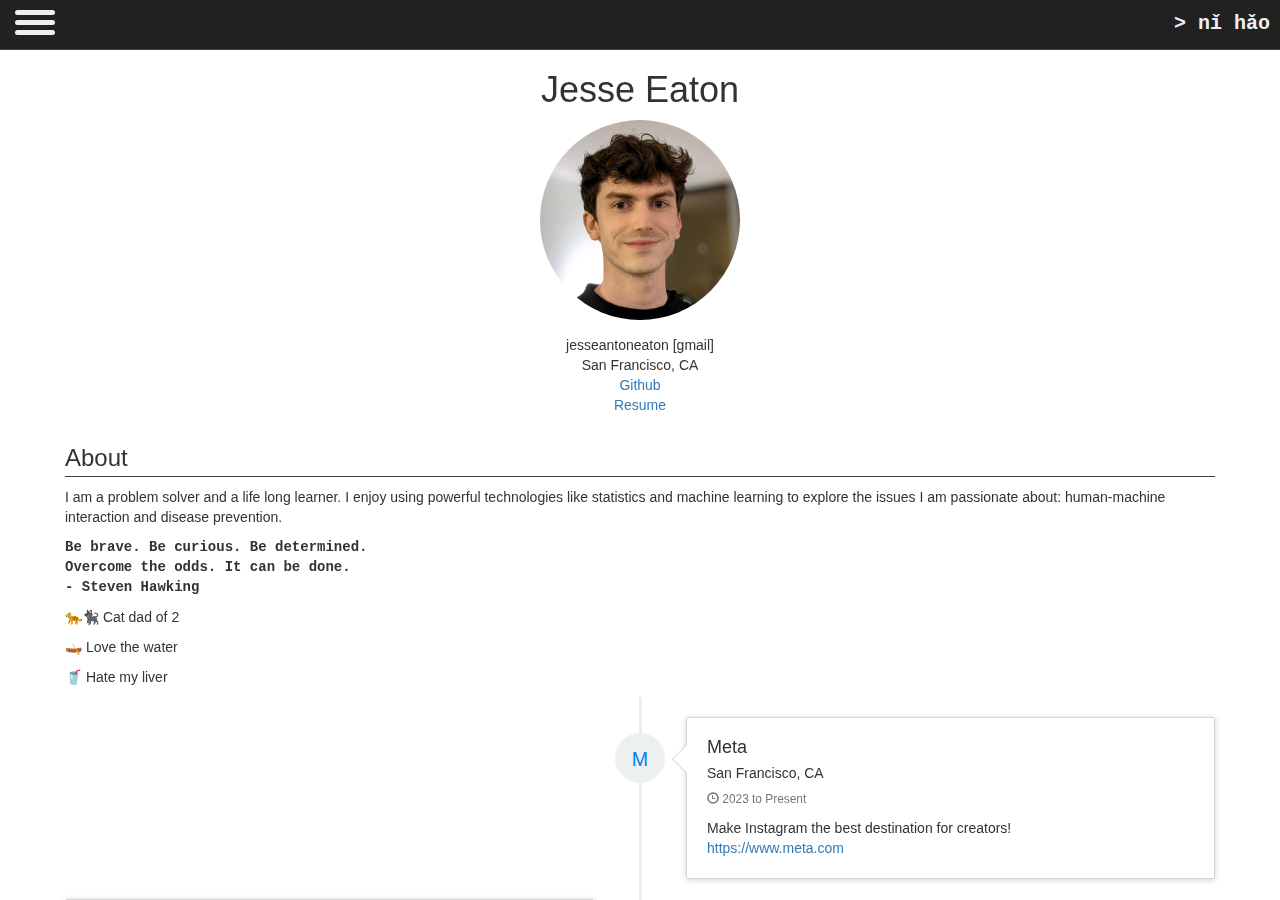
<file: index.html>
<!DOCTYPE html>
<html lang="en">

<head>

    <link rel="icon" type="image/png" href="img/fav.png">

    <meta charset="utf-8">
    <meta http-equiv="X-UA-Compatible" content="IE=edge">
    <meta name="viewport" content="width=device-width, shrink-to-fit=no, initial-scale=1">
    <meta name="description" content="">
    <meta name="author" content="">

    <title>Jesse Eaton</title>

    <!-- Bootstrap Core CSS -->
    <link href="css/bootstrap.min.css" rel="stylesheet">

    <!-- Font Awesome CSS -->
    <link href = "css/font-awesome.min.css" rel = "stylesheet">

    <!-- Custom CSS -->
    <link href="css/main.css" rel="stylesheet">

</head>

<body>

    <div id="wrapper">

        <!-- Sidebar -->
        <div id="sidebar-wrapper">
            <ul class="sidebar-nav">
                <li class="sidebar-brand">
                    <span>Jump to...</span>
                </li>
                <li>
                    <a href="#about">
                        <span><i class="fa fa-user-circle fa-fw"></i>About</span>
                    </a>
                </li>
                <li>
                    <a href="#library">
                        <span><i class="fa fa-book fa-fw"></i>Library</span>
                    </a>
                </li>
                <li>
                    <a href = "#contact-info">
                        <span><i class="fa fa-address-card fa-fw" aria-hidden="true"></i>Contact Info</span>
                    </a>
                </li>
            </ul>
        </div>
        <!-- /#sidebar-wrapper -->

        <!-- Page Content -->
        <div id = 'topnav'>
            <a href="#menu-toggle" id="menu-toggle">
                <div id = "nav-icon">
                  <span></span>
                  <span></span>
                  <span></span>
                </div>
            </a>
            <div id = 'topnav-text'>> about_me</div>
        </div>
        <div id="page-content-wrapper">
            <div class="container-fluid">
                <div id = 'about' class="row">
                    <div class="col-lg-12">
                        <h1 class = 'text-center'>Jesse Eaton</h1>
                        <div class = "row">
                            <div class = "col-sm-12">
                                <img id = 'jesse' src = 'img/jesse.jpeg' class = 'img-circle center-block'/>
                                <p class="text-center">
                                    jesseantoneaton [gmail]</br>
                                    San Francisco, CA</br>
                                    <a href="https://github.com/jeatonsf" target="_blank">Github</a></br>
                                    <a href="upload/Jesse_Eaton_Resume.pdf" target="_blank">Resume</a>
                                </p>
                            </div>
                        </div>
                    </div>
                </div>
                <div id = 'about' class = "row">
                    <div class = "col-lg-12">
                        <h3>About</h3>
                        <p>
                            I am a problem solver and a life long learner. I enjoy using powerful technologies like statistics and machine learning to explore the issues I am passionate about: human-machine interaction and disease prevention.
                        </p>
                        <p style="font-family:Courier New; font-weight: bold">
                          Be brave.
                          Be curious.
                          Be determined.<br>
                          Overcome the odds.
                          It can be done.<br>
                          - Steven Hawking<br>
                        </p>
                        <p>
                          🐆🐈‍⬛ Cat dad of 2
                        </p>
                        <p>
                          🛶 Love the water
                        </p>
                        <p>
                          🥤 Hate my liver
                        </p>
                        <!-- <p>
                            I am a problem solver and a life long learner. Powerful technologies from statistics and machine learning enable me to efficiently explore the issues I am passionate about including steamlining human-machine interaction and disease prevention. While at times I become focused on a single set of problems, I am always open to exploring new areas and helping in any way I can.
                        </p>
                        <p>
                          Exploring new problems and new technologies will always be a part of my life!
                        </p> -->
                        <!-- <p>
                          I am a computational biologist interested in fighting genetic disease. I currently work as a machine learning researcher at Freenome.
                        </p>
                        <p>
                            When I am not doing science, you can find me playing soccer or watching Rick and Morty. I also play Overwatch and Rocket League which I consistantly lose to my friend Matt.
                        </p> -->
                        <ul class="timeline">
                            <li class="timeline-inverted">
                              <div class="timeline-badge meta">M</div>
                              <div class="timeline-panel">
                                <div class="timeline-heading">
                                  <h4 class="timeline-title">Meta</h4>
                                  <p class="timeline-subtitle">San Francisco, CA</p>
                                  <p><small class="text-muted"><i class="glyphicon glyphicon-time"></i> 2023 to Present</small></p>
                                </div>
                                <div class="timeline-body">
                                  <p>Make Instagram the best destination for creators!</p>
                                  <a href="https://www.meta.com/">https://www.meta.com</a>
                                </div>
                              </div>
                            </li>

                            <li>
                              <div class="timeline-badge freenome">Fn</div>
                              <div class="timeline-panel">
                                <div class="timeline-heading">
                                  <h4 class="timeline-title">Freenome</h4>
                                  <p class="timeline-subtitle">South San Francisco, CA</p>
                                  <p><small class="text-muted"><i class="glyphicon glyphicon-time"></i> 2019 to 2023</small></p>
                                </div>
                                <div class="timeline-body">
                                  <p>I use powerful techniques from statistics and machine learning to build robust models for detecting cancer in blood at very low tumor fractions. The outcome of this work has the potential to impact millions of people and extend average human lifespans by over a decade.</p>
                                  <a href="https://www.freenome.com/">https://www.freenome.com</a>
                                </div>
                              </div>
                            </li>
                            <li class = 'timeline-inverted'>
                              <div class="timeline-badge qeexo">Q</div>
                              <div class="timeline-panel">
                                <div class="timeline-heading">
                                  <h4 class="timeline-title">Qeexo</h4>
                                  <p class="timeline-subtitle">Pittsburgh, PA</p>
                                  <p><small class="text-muted"><i class="glyphicon glyphicon-time"></i> 2018 to 2019</small></p>
                                </div>
                                <div class="timeline-body">
                                  <p>My position as a machine learning research engineer has allowed me to explore machine learning problems with extremely small time and space constraints. Carnegie Mellon professor Chris Harrison has also shown me a correct problem definition is essential to success.</p>
                                  <a href="https://www.qeexo.com/">https://www.qeexo.com</a>
                                </div>
                              </div>
                            </li>
                            <li>
                              <div class="timeline-badge cmu">CMU</div>
                              <div class="timeline-panel">
                                <div class="timeline-heading">
                                  <h4 class="timeline-title">Carnegie Mellon University</h4>
                                  <p class="timeline-subtitle">Pittsburgh, PA</p>
                                  <p><small class="text-muted"><i class="glyphicon glyphicon-time"></i> 2016 to 2017</small></p>
                                </div>
                                <div class="timeline-body">
                                  <p>With excellent statistics professors Joel Greenhouse and Larry Wasserman and outstanding research professors Russell Schwartz and Jian Ma, I have explored the space of machine learning and applied this to research in genetics.</p>
                                  <a href="https://www.cmu.edu/">https://www.cmu.edu</a>
                                </div>
                              </div>
                            </li>
                            <li class = 'timeline-inverted'>
                              <div class="timeline-badge mitre">M</div>
                              <div class="timeline-panel">
                                <div class="timeline-heading">
                                  <h4 class="timeline-title">MITRE Corporation</h4>
                                  <p class="timeline-subtitle">Bedford, MA</p>
                                  <p><small class="text-muted"><i class="glyphicon glyphicon-time"></i> 2015 to 2016</small></p>
                                </div>
                                <div class="timeline-body">
                                  <p>I designed and developed an electronic medical record validation tool called Cypress. Coding primarily in Go and Ruby, I honed my programming skills and became an organized and efficient coder.</p>
                                  <a href="https://www.mitre.org/">https://www.mitre.org</a>
                                </div>
                              </div>
                            </li>
                            <li>
                              <div class="timeline-badge tufts">T</div>
                              <div class="timeline-panel">
                                <div class="timeline-heading">
                                  <h4 class="timeline-title">Tufts University</h4>
                                  <p class="timeline-subtitle">Boston, MA</p>
                                  <p><small class="text-muted"><i class="glyphicon glyphicon-time"></i> 2011 to 2015</small></p>
                                </div>
                                <div class="timeline-body">
                                  <p>Here I learned biomedical engineering from professors Georgakoudi, Fantini, and Hunter and computer science from spectacular instructors Benjamin Hescott and Lenore Cowen. I learned techniques of biological research and the importance of efficient algorithms for large biological data sets.</p>
                                  <a href="https://www.tufts.edu/">https://www.tufts.edu</a>
                                </div>
                              </div>
                            </li>
                            <li class = 'timeline-inverted'>
                              <div class="timeline-badge hb">HB</div>
                              <div class="timeline-panel">
                                <div class="timeline-heading">
                                  <h4 class="timeline-title">Hampton Bays High School</h4>
                                  <p class="timeline-subtitle">Hampton Bays, NY</p>
                                  <p><small class="text-muted"><i class="glyphicon glyphicon-time"></i> 2008 to 2011</small></p>
                                </div>
                                <div class="timeline-body">
                                  <p>Hampton Bays gave me a superb public school education. My math teacher Mrs. Price and physics teacher Mr. Bauman are two of the best teachers I have encountered and helped establish my strong foundation in mathematics and science.</p>
                                  <a href="http://www.hbschools.us/">http://www.hbschools.us</a>
                                </div>
                              </div>
                            </li>
                        </ul>
                        <p>Historically, mathematics and physics have been my two favorite topics. However more recently I have become interested in computer science and using statistics to understand biological problems from data.</p>
                    </div>
                </div>
                <div id = 'library' class = "row">
                    <div class = "col-lg-12">
                        <h3>Library</h3>
                        <p>Here is my <b>resume</b>.</p>
                        <div class = 'row'>
                            <div class = 'col-xs-4 col-md-2'>
                                <p></p>
                            </div>
                            <div class = 'col-xs-8 col-md-10'>
                                <p><a href="upload/Jesse_Eaton_Resume.pdf" target="_blank">Resume</a></p>
                            </div>
                        </div>
                        <p>Here are my <b>research papers</b>.</p>
                        <div class = 'row'>
                            <div class = 'col-xs-4 col-md-2'>
                                <p></p>
                            </div>
                            <div class = 'col-xs-8 col-md-10'>
                                <p>
                                    <b>Eaton J</b>, Wang J, Schwartz R, et al. Deconvolution and phylogeny inference of structural variations in tumor genomic samples. Bioinformatics 2018; 34:i357–i365<br/>
                                    <a href = "https://academic.oup.com/bioinformatics/article/34/13/i357/5045780">Link to Bioinformatics</a><br/>
                                    <a href = "upload/papers/Eaton2018_tusv.pdf" target = "_blank">Download</a>
                                </p>
                            </div>
                        </div>
                        <p>Here are my <b>formula sheets</b>.</p>
                        <div class = 'row vert-space'>
                            <div class = 'col-xs-4 col-md-2'>
                                <p><i class="fa fa-superscript" aria-hidden="true"></i> Math</p>
                            </div>
                            <div class = 'col-xs-8 col-md-10'>
                                <p class="formula-links"><a href="upload/multivariable_calculus.pdf" target="_blank">Multi-variable Calculus</a></p>
                                <p class="formula-links"><a href="upload/differential_equations.pdf" target="_blank">Differential Equations</a></p>
                            </div>
                        </div>
                        <div class = 'row vert-space'>
                            <div class = 'col-xs-4 col-md-2'>
                                <p><i class="fa fa-rocket" aria-hidden="true"></i> Physics</p>
                            </div>
                            <div class = 'col-xs-8 col-md-10'>
                                <p class="formula-links"><a href="upload/electromagnatism.pdf" target="_blank">Electromagnatism</a></p>
                                <p class="formula-links"><a href="upload/quantum_chemistry.pdf" target="_blank">Quantum Chemistry</a></p>
                            </div>
                        </div>
                        <div class = 'row vert-space'>
                            <div class = 'col-xs-4 col-md-2'>
                                <p><i class="fa fa-code" aria-hidden="true"></i> Comp Sci</p>
                            </div>
                            <div class = 'col-xs-8 col-md-10'>
                                <p class="formula-links"><a href="upload/algorithms.pdf" target="_blank">Algorithms</a></p>
                            </div>
                        </div>
                        <div class = 'row vert-space'>
                            <div class = 'col-xs-4 col-md-2'>
                                <p><i class="fa fa-bar-chart" aria-hidden="true"></i> Statistics</p>
                            </div>
                            <div class = 'col-xs-8 col-md-10'>
                                <p class="formula-links"><a href="upload/probability.pdf" target="_blank">Probability</a></p>
                                <p class="formula-links"><a href="upload/statistics.pdf" target="_blank">Statistics</a></p>
                                <p class="formula-links"><a href="upload/regression.pdf" target="_blank">Regression</a></p>
                                <p class="formula-links"><a href="upload/machine_learning.pdf" target="_blank">Machine Learning</a></p>
                            </div>
                        </div>
                    </div>
                </div>
                <div class = "row">
                  <div class = "col-lg-12">
                    <h3>Videos</h3>
                    <iframe width="560" height="315" src="https://www.youtube.com/embed/QOCaacO8wus" frameborder="0" allow="accelerometer; autoplay; encrypted-media; gyroscope; picture-in-picture" allowfullscreen></iframe>
                    <iframe width="560" height="315" src="https://www.youtube.com/embed/fCd6B5HRaZ8" frameborder="0" allow="accelerometer; autoplay; encrypted-media; gyroscope; picture-in-picture" allowfullscreen></iframe>
                    <iframe width="560" height="315" src="https://www.youtube.com/embed/aircAruvnKk" frameborder="0" allow="accelerometer; autoplay; encrypted-media; gyroscope; picture-in-picture" allowfullscreen></iframe>
                  </div>
                </div>
                <div id = 'contact-info' class = "row">
                    <div class = "col-lg-12">
                        <h3>Contact Info</h3>
                        <p>Looking to collaborate or just want to chat? Please feel free to reach out.</p>
                        <p>
                            jesseantoneaton [gmail]</br>
                            (631) 880-0732</br>
                            San Francisco, CA
                        </p>
                    </div>
                </div>
                <!-- <a href="https://pokeblunt.github.io/" class="xsmall-link">pokemasters</a></br>
                <a href="http://54.39.68.61:9546" class="xsmall-link">five map interactive</a></br>
                <a href="upload/five_map.png" class="xsmall-link">five map picture</a> -->
            </div>
        </div>
        <!-- /#page-content-wrapper -->

    </div>
    <!-- /#wrapper -->

    <!-- jQuery -->
    <script src="js/jquery.js"></script>

    <!-- Bootstrap Core JavaScript -->
    <script src="js/bootstrap.min.js"></script>

    <!-- Typed Javascript (for slow typing animation) -->
    <script src = "js/typed.min.js"></script>

    <!-- Custom Javascript -->
    <script src = "js/main.js"></script>

</body>

</html>
</file>
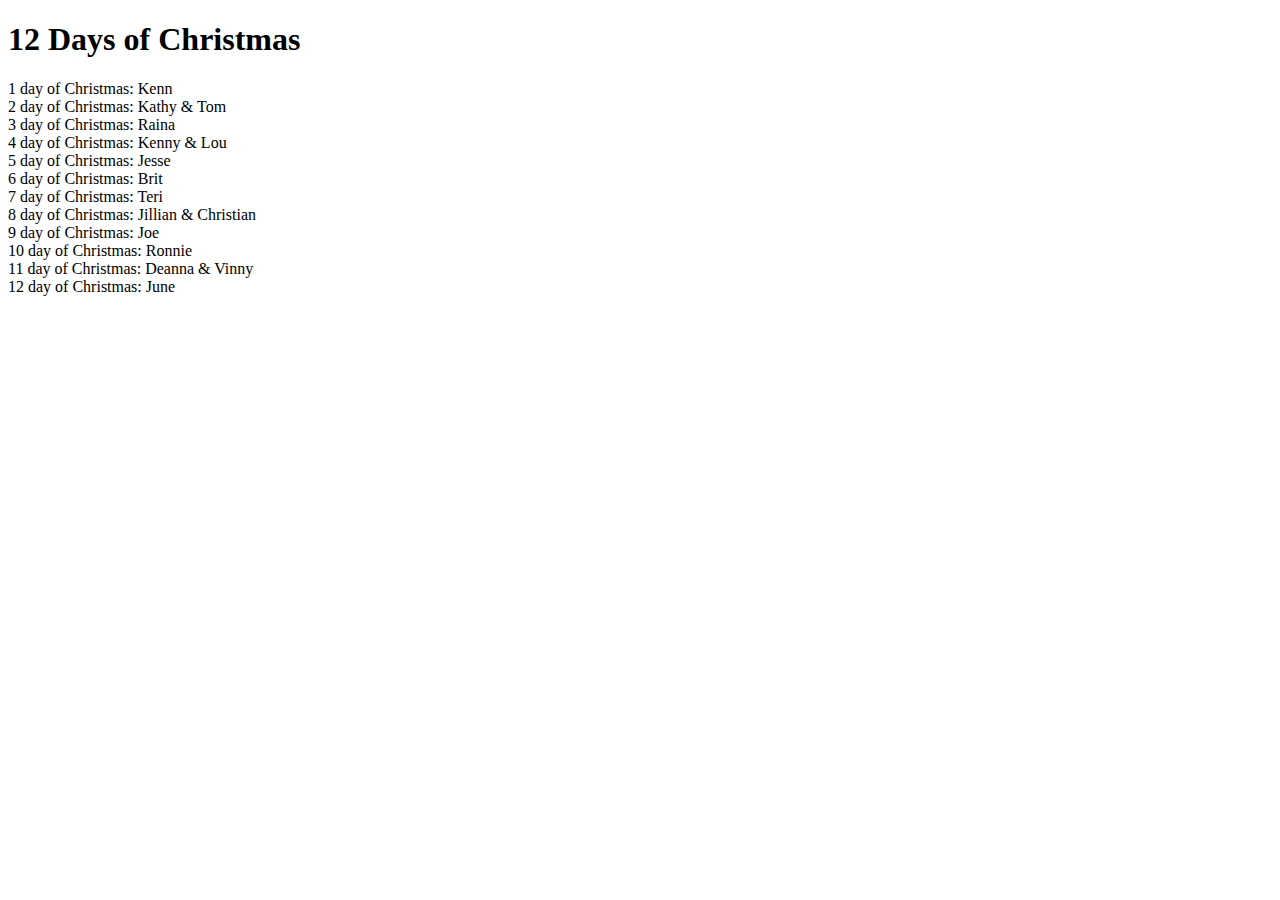
<file: 12days/index.html>
<!DOCTYPE html>
<html lang="en">
  <head>
    <meta charset="UTF-8">
    <meta name="viewport" content="width=device-width, initial-scale=1.0">
    <meta http-equiv="X-UA-Compatible" content="ie=edge">
    <title>12 Days</title>
  </head>
  <body>
    <main>
        <h1>12 Days of Christmas</h1>  
        <div id="names"></div>
    </main>
	<script>
    function foo() {
      var names = [
        "Jesse",
        "Kenn",
        "June",
        "Raina",
        "Deanna & Vinny",
        "Brit",
        "Ronnie",
        "Teri",
        "Kathy & Tom",
        "Kenny & Lou",
        "Joe",
        "Jillian & Christian"
      ];
      names = shuffle(names);

      var div = document.getElementById("names");
      for (let i = 0; i < names.length; i++) {
        var tmp = document.createElement("div");
        tmp.innerHTML = i + 1 + " day of Christmas: " + names[i];
        div.append(tmp);
      }
    }

    function shuffle(array) {
      let currentIndex = array.length,  randomIndex;
      while (currentIndex != 0) {
        randomIndex = Math.floor(Math.random() * currentIndex);
        currentIndex--;
        [array[currentIndex], array[randomIndex]] = [
          array[randomIndex], array[currentIndex]];
      }
      return array;
    }

    foo();
  </script>
  </body>
</html>
</file>
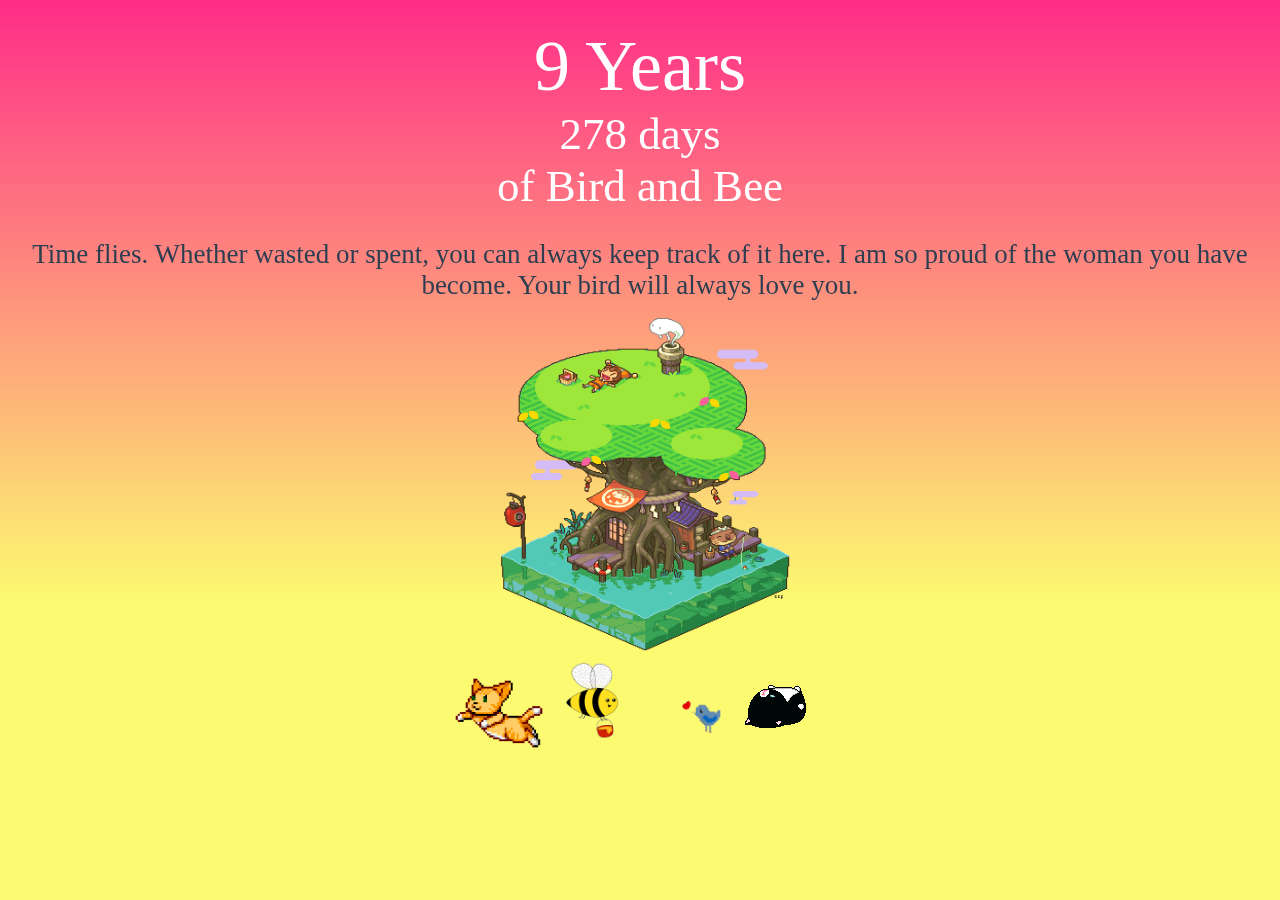
<file: bee/index.html>
<!DOCTYPE html>
<html lang="en">

<head>

    <meta charset="utf-8">
    <meta http-equiv="X-UA-Compatible" content="IE=edge">
    <meta name="viewport" content="width=device-width, shrink-to-fit=no, initial-scale=1">
    <meta name="description" content="">
    <meta name="author" content="">

    <title>Bird &amp; Bee</title>

    <!-- Custom CSS -->
    <link href="css/main.css" rel="stylesheet">

    <meta name="viewport" content="width=1024">
</head>

<body>
  <div id = "container">
    <canvas id = "c"></canvas>
    <div style="z-index: 1; position: absolute; width: 100%; padding-top: 25px">
      <div id="years-of-dating" style="text-align: center; font: 8vh Verdana; color: white">
        # years
      </div>
      <div id="days-of-dating" style="text-align: center; font: 5vh Verdana; color: white">
        # days
      </div>
      <div style="text-align: center; font: 5vh Verdana; color: white">
        of Bird and Bee
      </div>
      <div style="text-align: center; font: 3vh Verdana; color: #2c3e50; padding-top: 3vh; padding-left: 1vh; padding-right: 1vh;">
        Time flies. Whether wasted or spent, you can always keep track of it here. I am so proud of the woman you have become. Your bird will always love you.
      </div>
      <img src="img/th.gif" alt="Tree House" id = "th" style="display: block; margin-left: auto; margin-right: auto; width: 40vh; height: 40vh;">
      <div style="text-align: center">
        <img src="img/mocha.gif" style="width: 10vh; display:inline-block;">
        <img src="img/bee.gif" style="width: 10vh; display:inline-block;">
        <img src="img/bird.gif" style="width: 10vh; display:inline-block;">
        <img src="img/pp.gif" style="width: 10vh; display:inline-block;">
      </div>
    </div>
  </div>

  <!-- jQuery -->
  <script src="js/jquery.js"></script>

  <!-- Custom Javascript -->
  <script src = "js/main.js"></script>
</body>

</html>
</file>
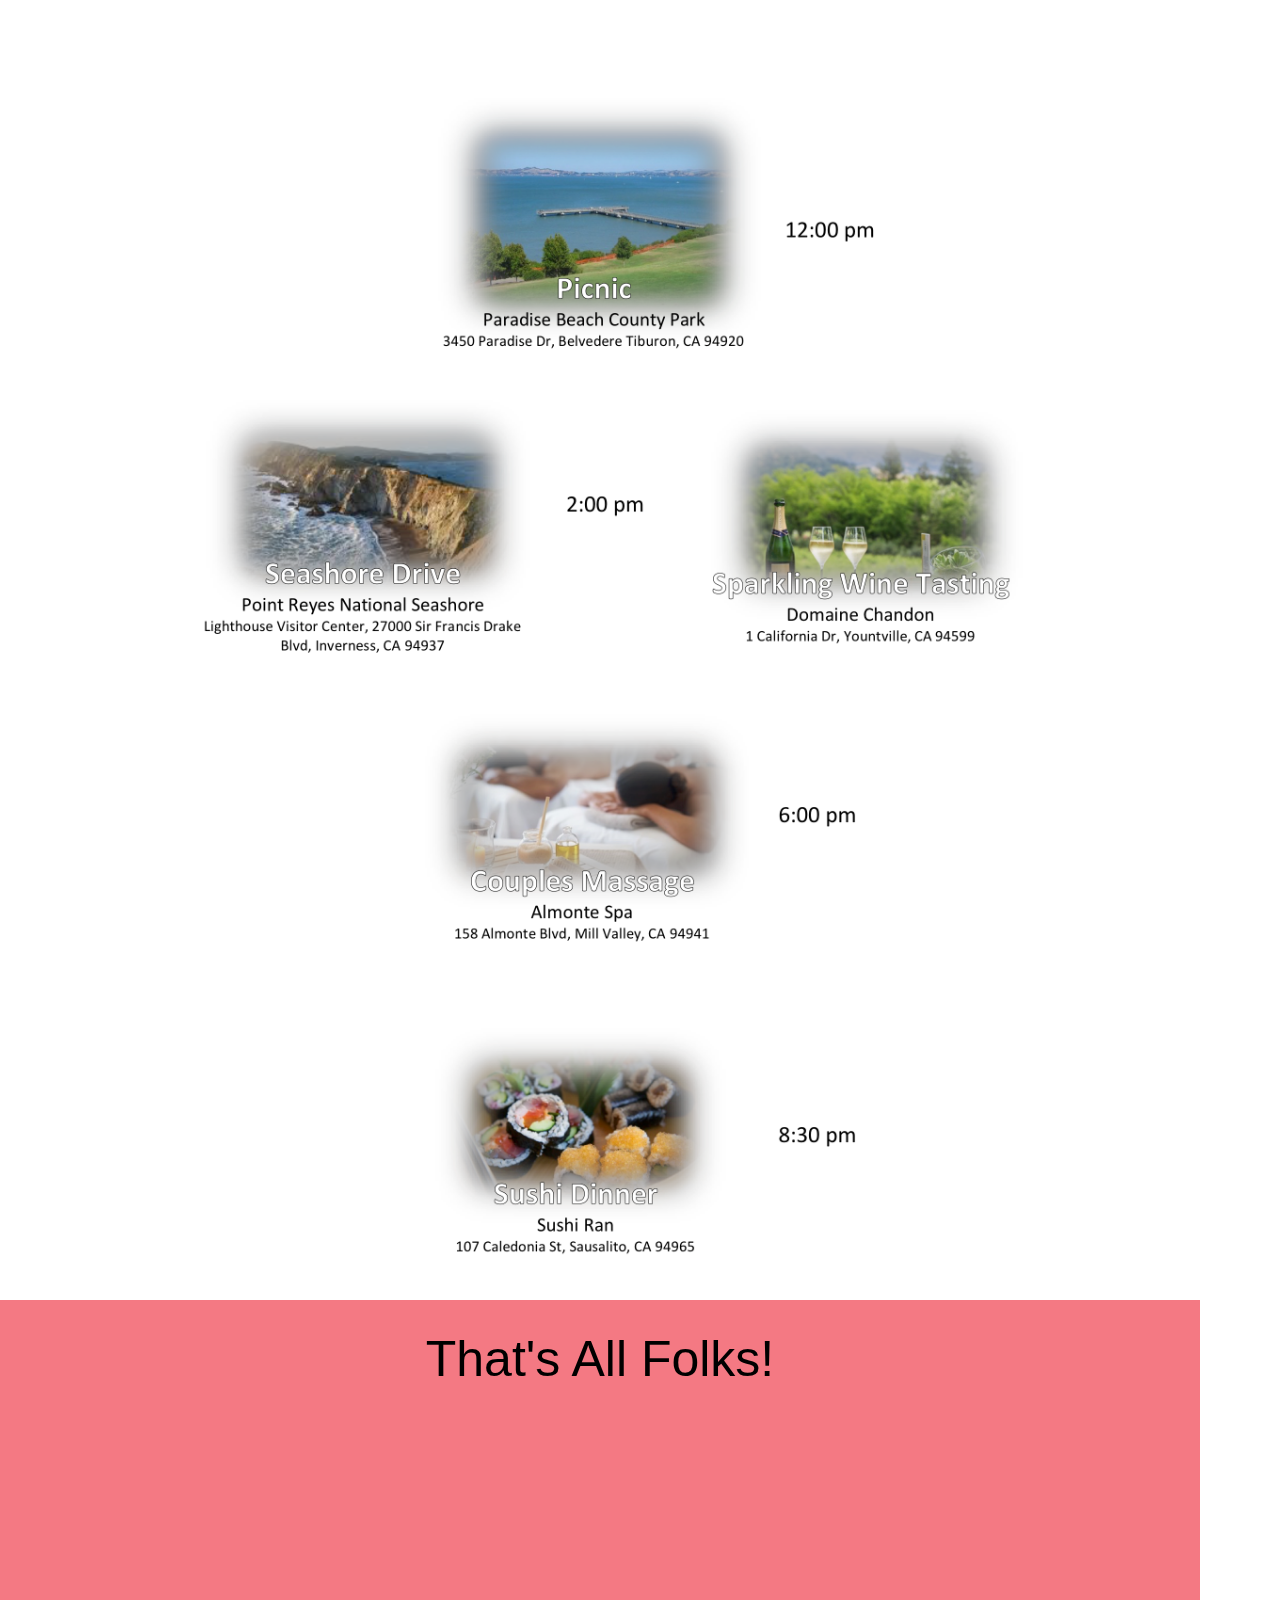
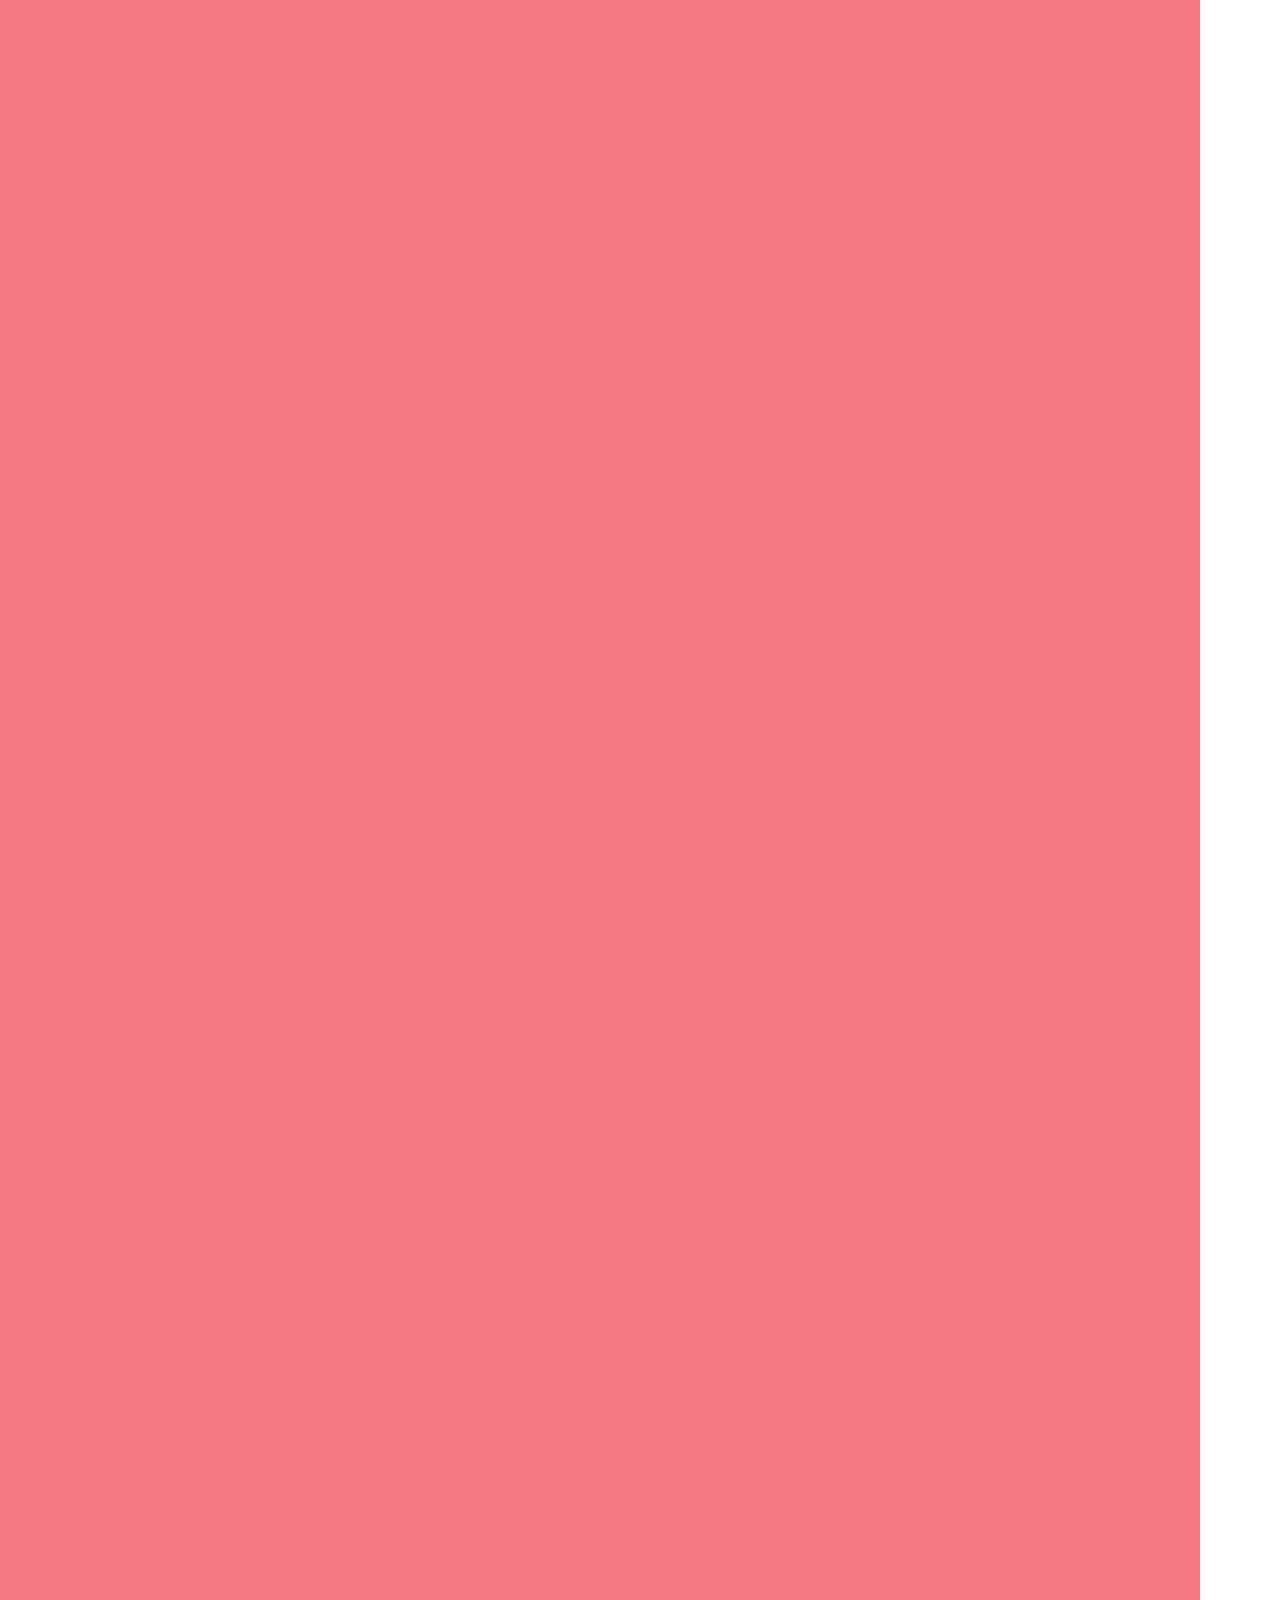
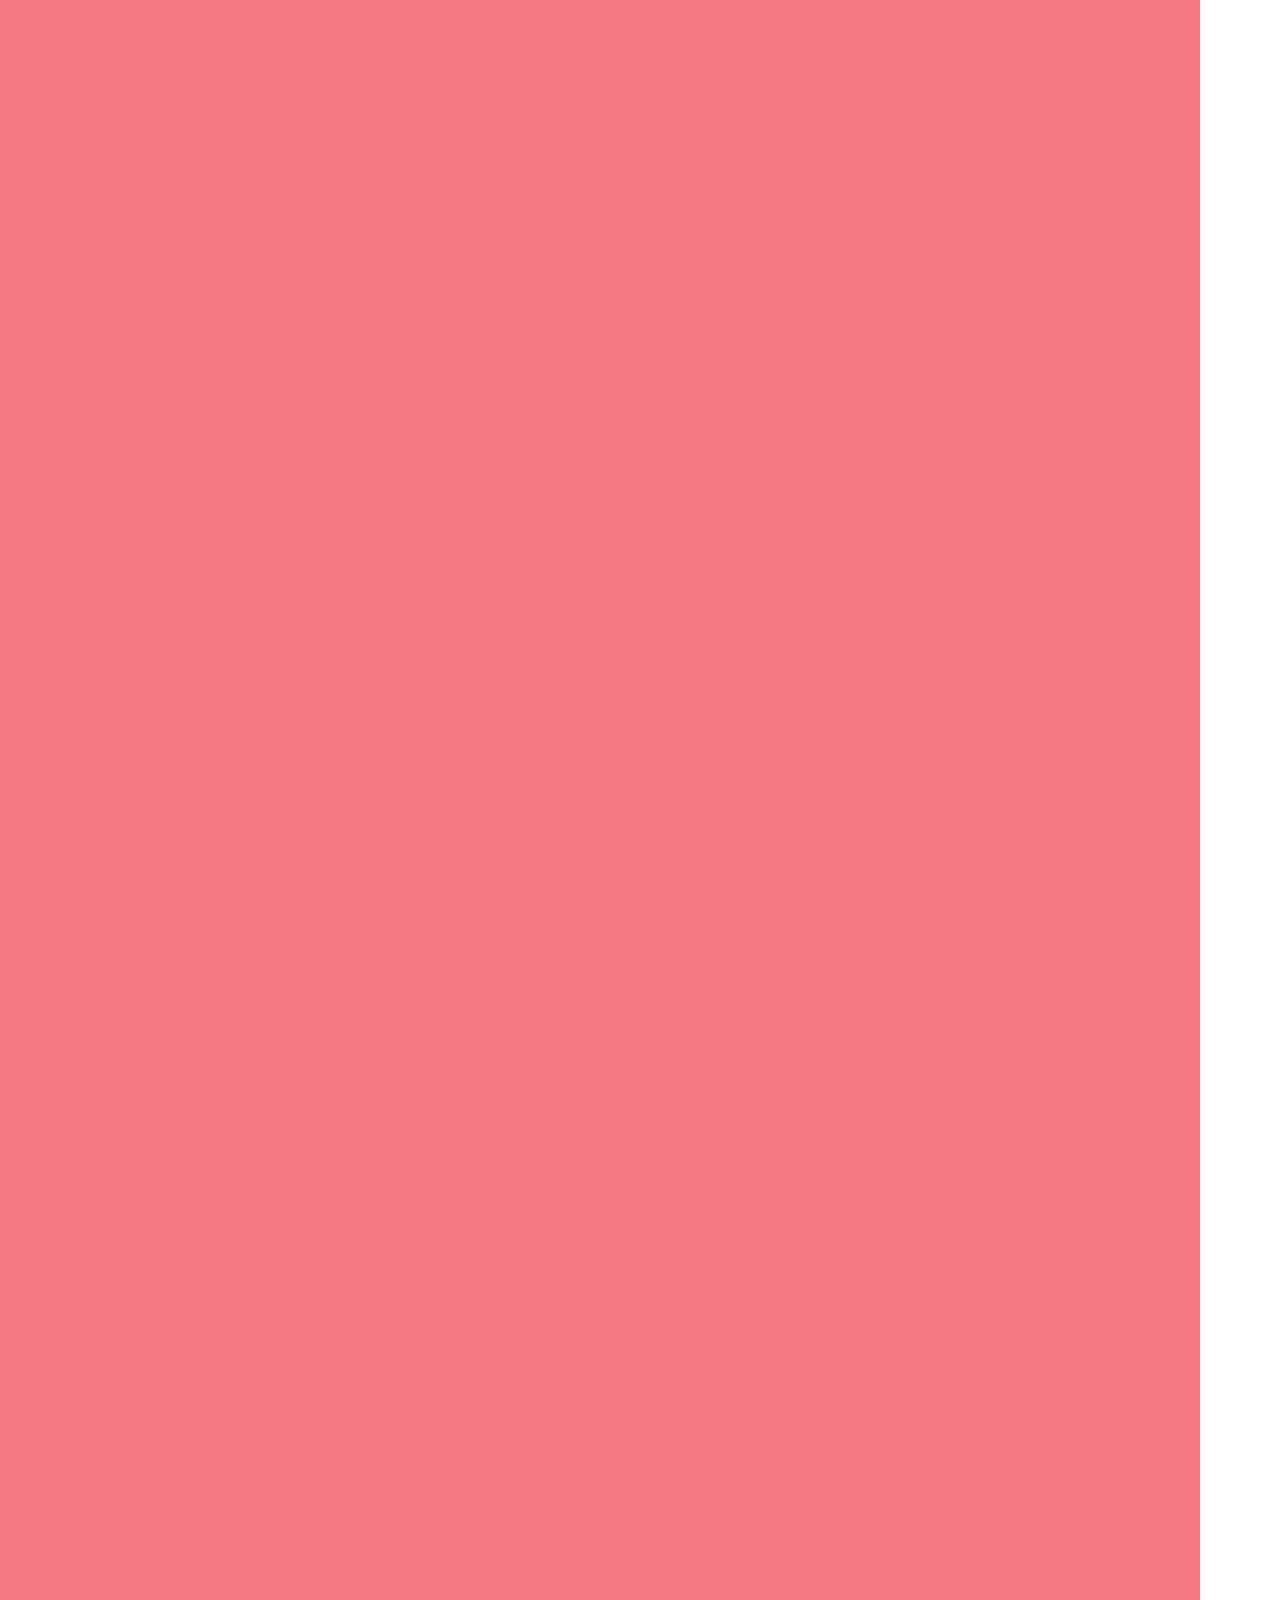
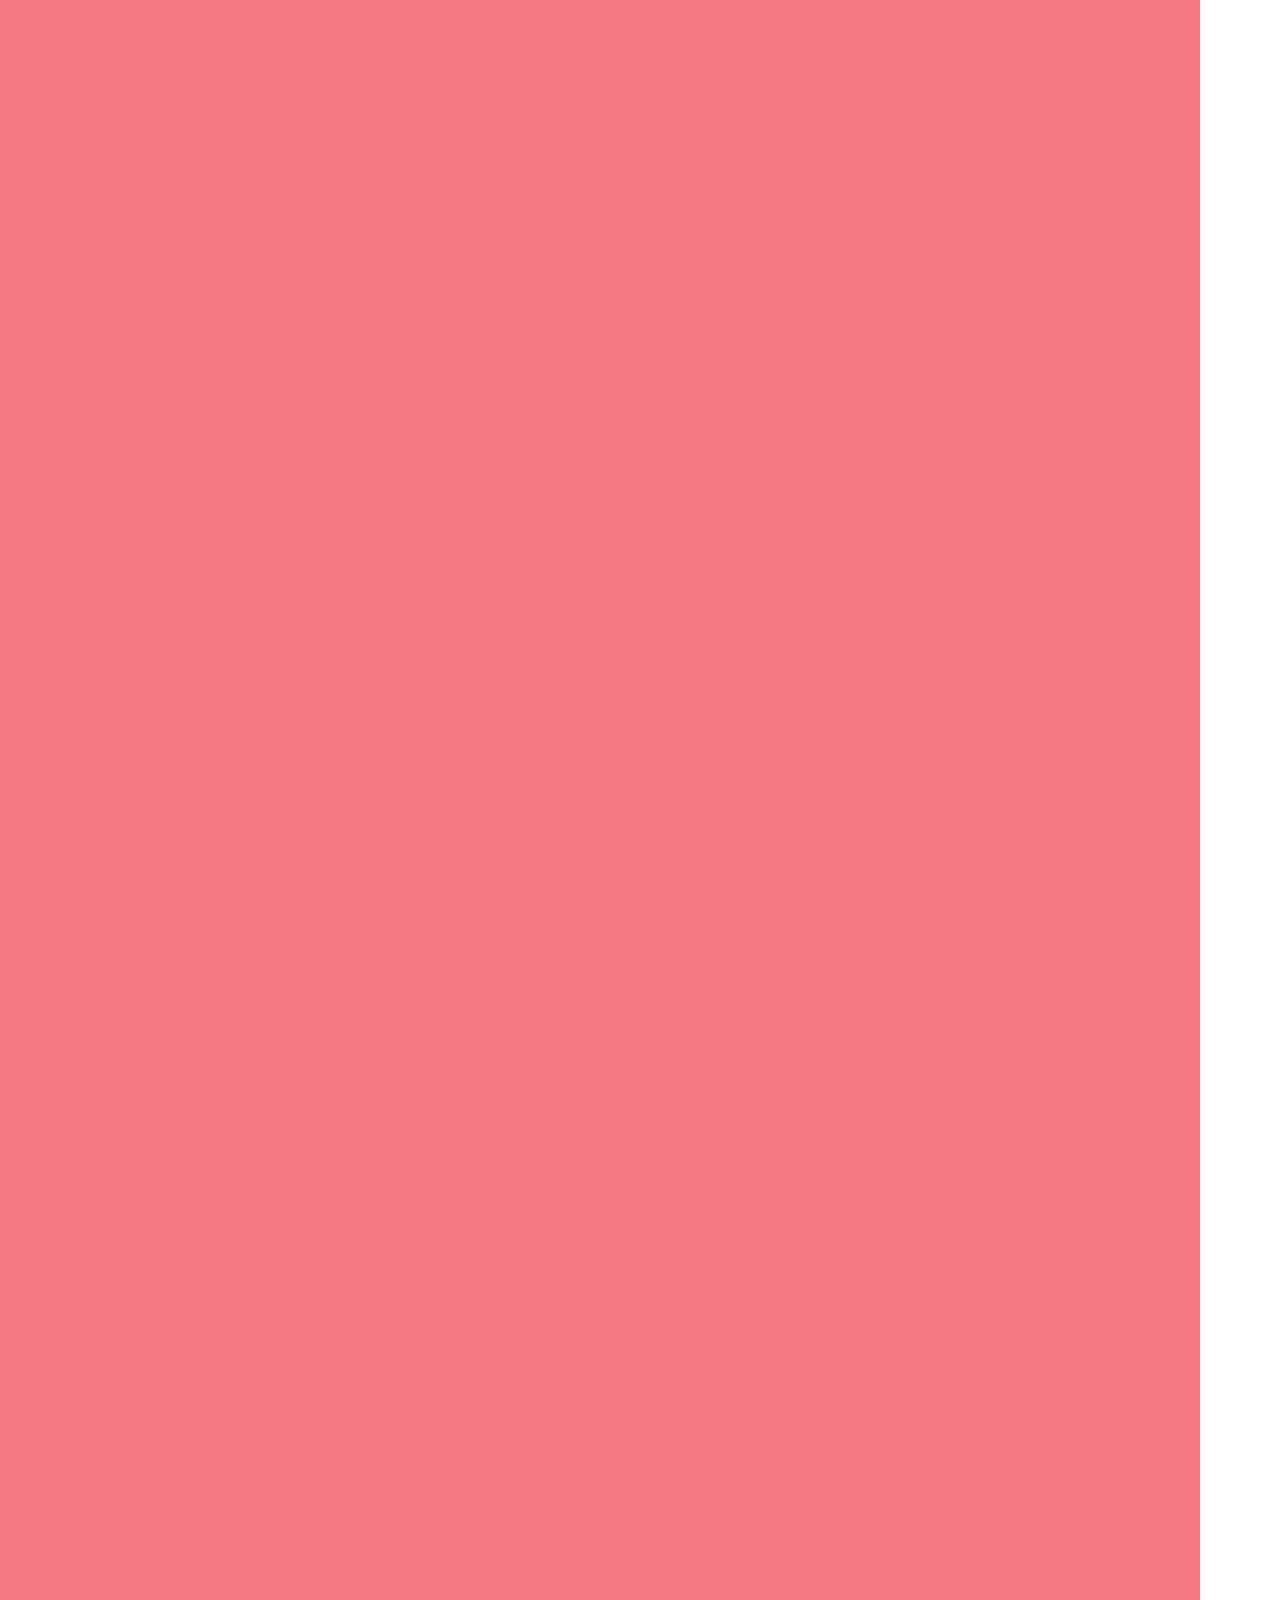
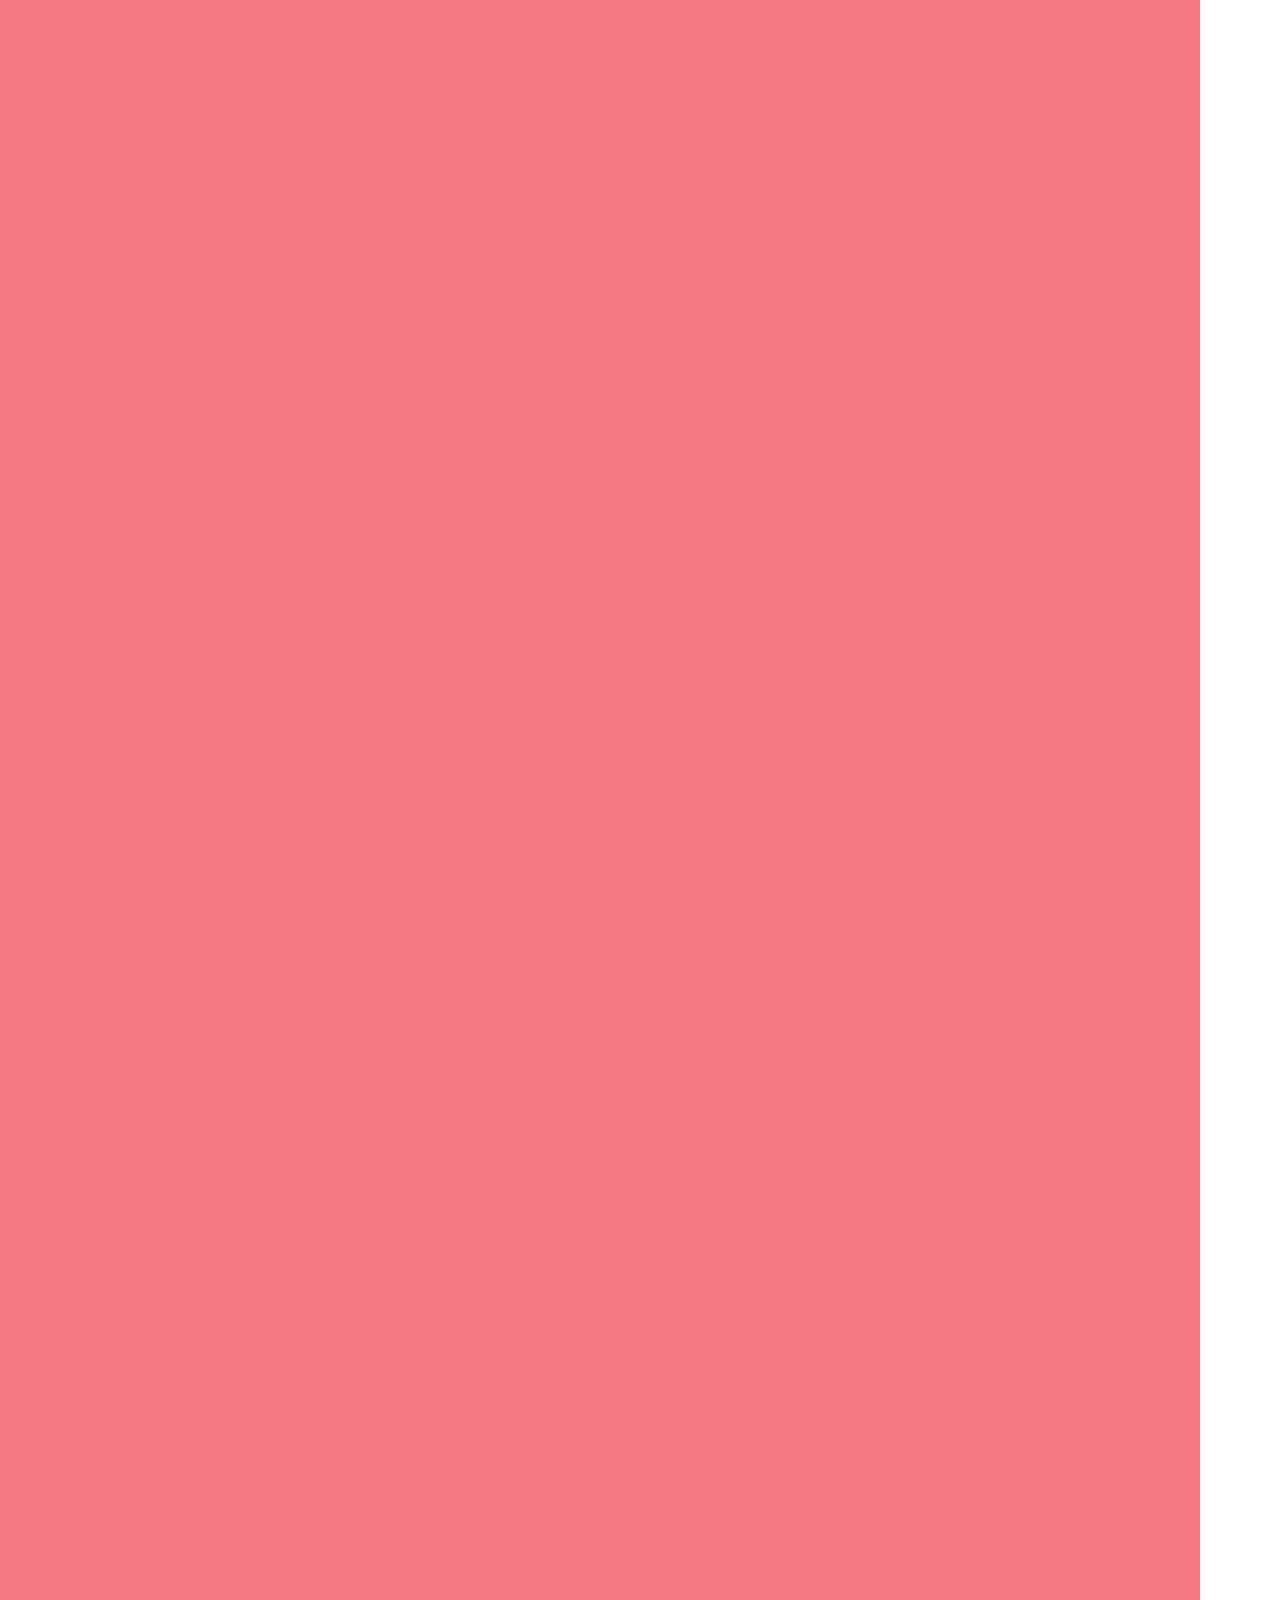
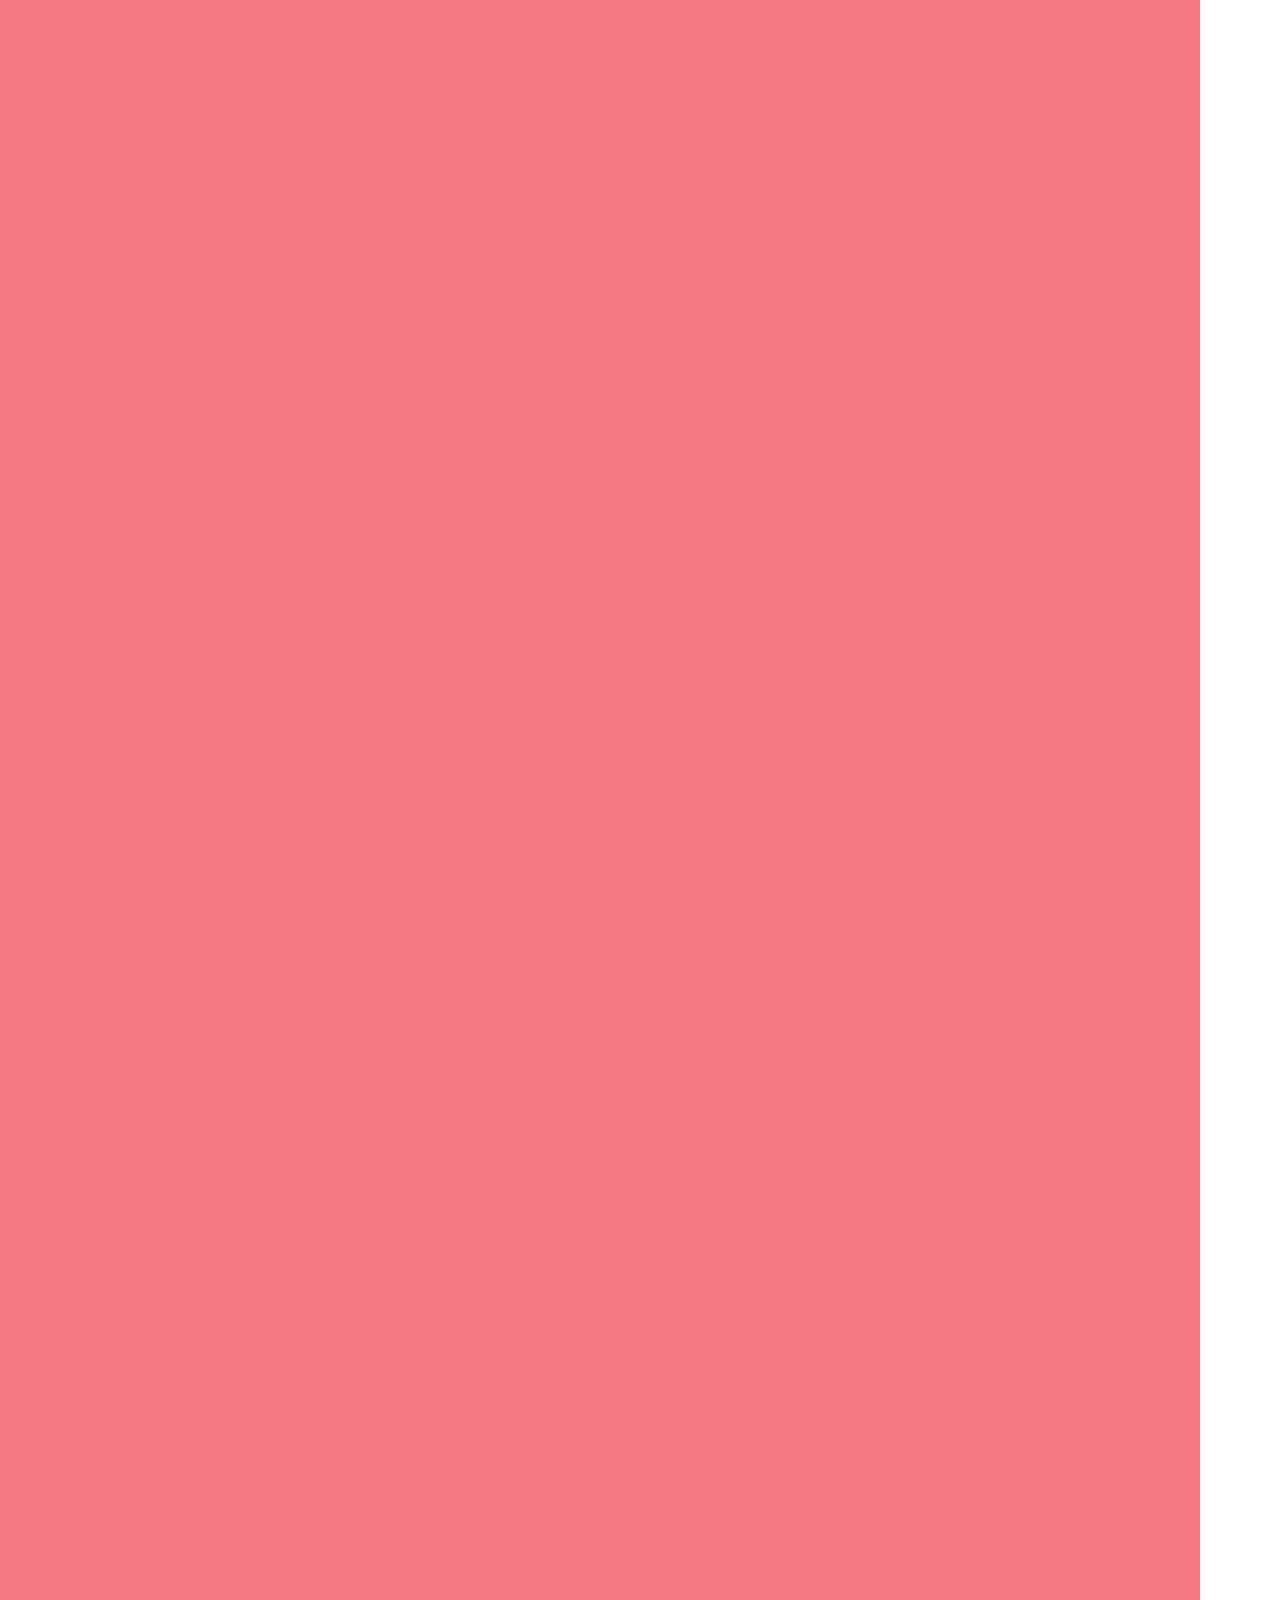
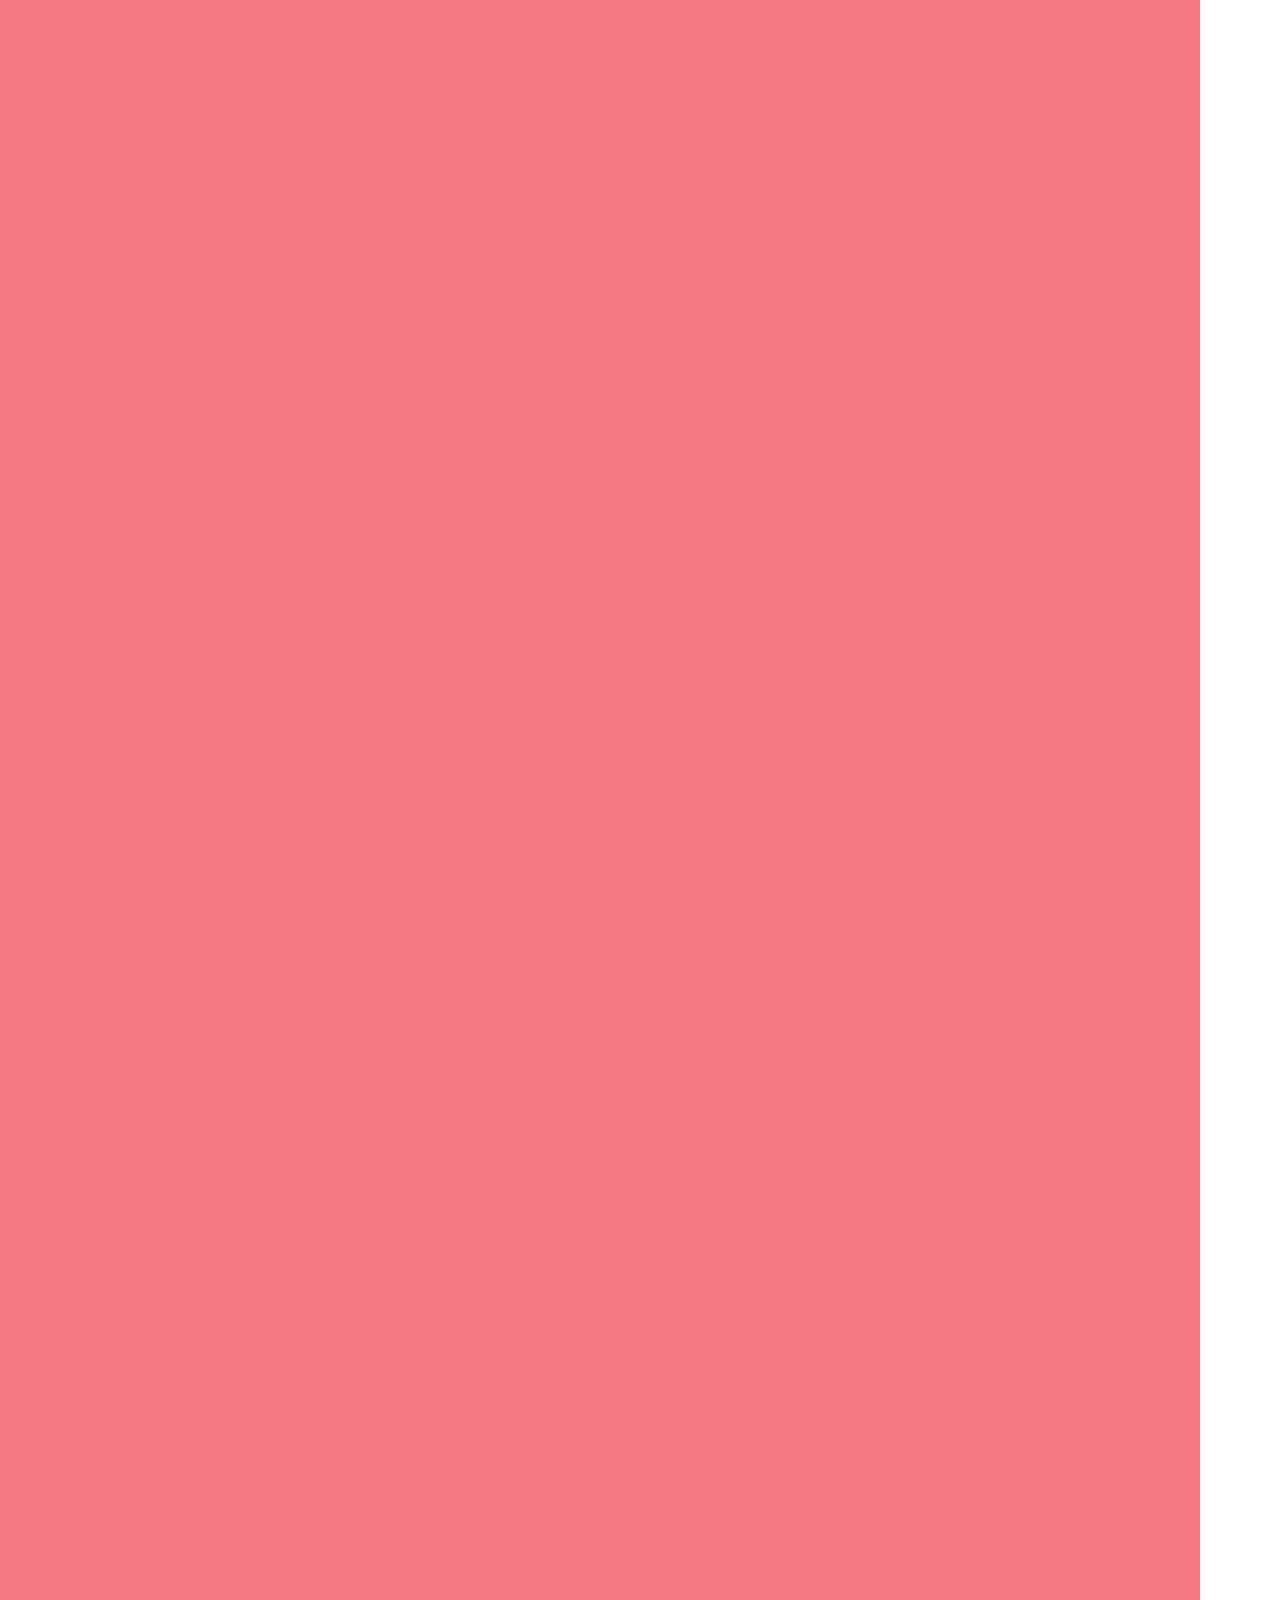
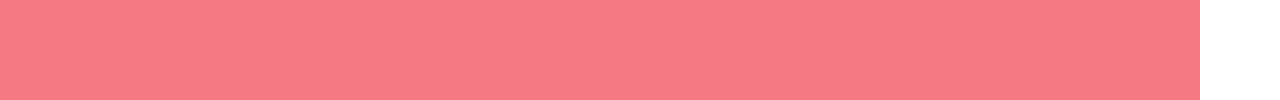
<file: bee/raina-day/index.html>
<!DOCTYPE html>
<html lang="en">

<head>
    <meta charset="utf-8">
    <meta http-equiv="X-UA-Compatible" content="IE=edge">
    <meta name="viewport" content="width=device-width, shrink-to-fit=no, initial-scale=1">
    <meta name="description" content="">
    <meta name="author" content="">

    <title>Raina's B-Day</title>
</head>

<body>
    <img src="raina-day.png" width="1200">
    <div id = 'slider'>
        <bold id='text-box'>Next Reveal: 11:00 am</bold>
    </div>
    <style>
        #slider {
            background-color: #F47983;
            display: block;
            width: 1200px;
            height: 10000px;
            position: absolute;
            left: 0px;
            top: 380px;
        }
        #text-box {
            display: block;
            text-align: center;
            padding-top: 30px;
            font-size: 50px;
            font-family: Arial;
        }
    </style>
    <script>
        var today = new Date();
        var hours = today.getHours();
        // var secs = today.getSeconds();
        // var hours = secs;
        console.log('hours: ' + hours);
        var textBoxDom = document.getElementById('text-box');
        var sliderDom = document.getElementById('slider');
        if (hours >= 12+7) {
            textBoxDom.innerHTML = 'That\'s All Folks!';
            sliderDom.style.top = '1300px';
        } else if (hours >= 12+4) {
            textBoxDom.innerHTML = 'Last Reveal: 7pm';
            sliderDom.style.top = '970px';
        } else if (hours >= 12+1) {
            textBoxDom.innerHTML = 'Third Reveal: 4pm';
            sliderDom.style.top = '680px';
        } else if (hours >= 11) {
            textBoxDom.innerHTML = 'Second Reveal: 1pm';
            sliderDom.style.top = '380px';
        } else {
            textBoxDom.innerHTML = 'First Reveal: 11am';
            sliderDom.style.top = '0px';
        }
    </script>
</body>

</html>
</file>
<file: bee/css/main.css>
* { margin: 0; padding: 0;}

body, html { height:100%; }

#container, #c {
  height: 100%;
  width: 100%;
}

#container { position: relative; }

#c {
  position: absolute;
  z-index: 1;
}

.animal-img {
  z-index: 2;
  position: absolute;
}
</file>
<file: css/main.css>
/*!
 * Start Bootstrap - Simple Sidebar (http://startbootstrap.com/)
 * Copyright 2013-2016 Start Bootstrap
 * Licensed under MIT (https://github.com/BlackrockDigital/startbootstrap/blob/gh-pages/LICENSE)
 */

 body {
    overflow-x: hidden;
 }

 iframe {
    width: auto;
    height: auto;
    padding: 5px;
 }

 #jesse {
    width: 200px;
    margin-bottom: 15px;
 }

 .smallest-title {
  font-weight: bold;
  margin-top: 20px;
 }

 .row.vert-space {
  padding-top: 10px;
 }

 a.xsmall-link {
    font-size: 6px;
    float: right;
 }

/* Toggle Styles */

#wrapper {
    padding-left: 0;
    -webkit-transition: all 0.5s ease;
    -moz-transition: all 0.5s ease;
    -o-transition: all 0.5s ease;
    transition: all 0.5s ease;
    position: fixed;
    width: 100%;
    height: 100%;
}

#wrapper.toggled {
    padding-left: 250px;
}

#sidebar-wrapper {
    z-index: 1000;
    position: fixed;
    left: 250px;
    width: 0;
    height: 100%;
    margin-left: -250px;
    overflow-y: auto;
    background: #3498db;
    -webkit-transition: all 0.5s ease;
    -moz-transition: all 0.5s ease;
    -o-transition: all 0.5s ease;
    transition: all 0.5s ease;
}

#wrapper.toggled #sidebar-wrapper {
    width: 250px;
}

#page-content-wrapper {
    width: 100%;
    position: absolute;
    padding: 15px;
    margin-top: 50px;
    overflow-y: scroll;
    height: 100%;
    padding-bottom: 100px;
}

#wrapper.toggled #page-content-wrapper {
    position: absolute;
    margin-right: -250px;
}

/* Sidebar Styles */

.sidebar-nav {
    position: absolute;
    top: 0;
    width: 250px;
    margin: 0;
    padding: 0;
    list-style: none;
}

.sidebar-nav li {
    line-height: 40px;
    color: #ecf0f1;
    font-size: 20px;
}

.sidebar-nav li span {
    margin-left: 20px;
}

.sidebar-nav li a {
    display: block;
    text-decoration: none;
    color: #ecf0f1;
}

.sidebar-nav li a:hover {
    text-decoration: none;
    color: #FFF;
    background: rgba(255,255,255,0.2);
}

.sidebar-nav li a:active,
.sidebar-nav li a:focus {
    text-decoration: none;
}

.sidebar-nav li a.active {
    background: rgba(255,255,255,0.2);
}

.sidebar-nav li a > span > i {
    margin-right: 5px;
}

.sidebar-nav > .sidebar-brand {
    height: 65px;
    font-size: 24px;
    line-height: 60px;
}

.sidebar-nav > .sidebar-brand a {
    color: #999999;
}

.sidebar-nav > .sidebar-brand a:hover {
    color: #fff;
    background: none;
}

#topnav {
    position: fixed;
    width: 100%;
    height: 50px;
    padding: 10px;
    padding-left: 15px;
    /*background: #bdc3c7;*/
    /*background: #ecf0f1;*/
    background: #212121;
    z-index: 10;
    border-bottom: 1px solid #424242;
}

#topnav a {
    color: #ecf0f1;
}

#topnav-text {
    font-family: "Courier New";
    float: right;
    font-size: 20px;
    font-weight: bold;
    color: #ecf0f1;
}

/* Navigation Icon (start) */

#nav-icon {
    margin: 0;
    padding: 0;
}

#nav-icon {
    width: 40px;
    position: relative;
    -webkit-transform: rotate(0deg);
    -moz-transform: rotate(0deg);
    -o-transform: rotate(0deg);
    transform: rotate(0deg);
    -webkit-transition: .5s ease-in-out;
    -moz-transition: .5s ease-in-out;
    -o-transition: .5s ease-in-out;
    transition: .5s ease-in-out;
    cursor: pointer;
}

#nav-icon span {
  display: block;
  position: absolute;
  height: 5px;
  width: 100%;
  background: #ecf0f1;
  border-radius: 9px;
  opacity: 1;
  left: 0;
  -webkit-transform: rotate(0deg);
  -moz-transform: rotate(0deg);
  -o-transform: rotate(0deg);
  transform: rotate(0deg);
  -webkit-transition: .25s ease-in-out;
  -moz-transition: .25s ease-in-out;
  -o-transition: .25s ease-in-out;
  transition: .25s ease-in-out;
}

#nav-icon span:nth-child(1) {
  top: 0px;
  -webkit-transform-origin: left center;
  -moz-transform-origin: left center;
  -o-transform-origin: left center;
  transform-origin: left center;
}

#nav-icon span:nth-child(2) {
  top: 10px;
  -webkit-transform-origin: left center;
  -moz-transform-origin: left center;
  -o-transform-origin: left center;
  transform-origin: left center;
}

#nav-icon span:nth-child(3) {
  top: 20px;
  -webkit-transform-origin: left center;
  -moz-transform-origin: left center;
  -o-transform-origin: left center;
  transform-origin: left center;
}

#nav-icon.open span:nth-child(1) {
  -webkit-transform: rotate(23.5deg);
  -moz-transform: rotate(23.5deg);
  -o-transform: rotate(23.5deg);
  transform: rotate(23.5deg);
  top: -3px;
  left: 8px;
}

#nav-icon.open span:nth-child(2) {
  width: 0%;
  opacity: 0;
}

#nav-icon.open span:nth-child(3) {
  -webkit-transform: rotate(-23.5deg);
  -moz-transform: rotate(-23.5deg);
  -o-transform: rotate(-23.5deg);
  transform: rotate(-23.5deg);
  top: 27px;
  left: 8px;
}

.typed-cursor {
    display: none;
}

/* Navigation Icon (end) */

/* * * * * * * * * * * * * * * *
 *   P A G E   C O N T E N T   *
 * * * * * * * * * * * * * * * */

#page-content-wrapper h3 {
    border-bottom: 1px solid #424242;
    padding-bottom: 5px;
}

/* Timeline (begin) */

.timeline {
    list-style: none;
    padding: 20px 0 20px;
    position: relative;
}

    .timeline:before {
        top: 0;
        bottom: 0;
        position: absolute;
        content: " ";
        width: 3px;
        background-color: #eeeeee;
        left: 50%;
        margin-left: -1.5px;
    }

    .timeline > li {
        margin-bottom: 20px;
        position: relative;
    }

        .timeline > li:before,
        .timeline > li:after {
            content: " ";
            display: table;
        }

        .timeline > li:after {
            clear: both;
        }

        .timeline > li:before,
        .timeline > li:after {
            content: " ";
            display: table;
        }

        .timeline > li:after {
            clear: both;
        }

        .timeline > li > .timeline-panel {
            width: 46%;
            float: left;
            border: 1px solid #d4d4d4;
            border-radius: 2px;
            padding: 20px;
            position: relative;
            -webkit-box-shadow: 0 1px 6px rgba(0, 0, 0, 0.175);
            box-shadow: 0 1px 6px rgba(0, 0, 0, 0.175);
        }

            .timeline > li > .timeline-panel:before {
                position: absolute;
                top: 26px;
                right: -15px;
                display: inline-block;
                border-top: 15px solid transparent;
                border-left: 15px solid #ccc;
                border-right: 0 solid #ccc;
                border-bottom: 15px solid transparent;
                content: " ";
            }

            .timeline > li > .timeline-panel:after {
                position: absolute;
                top: 27px;
                right: -14px;
                display: inline-block;
                border-top: 14px solid transparent;
                border-left: 14px solid #fff;
                border-right: 0 solid #fff;
                border-bottom: 14px solid transparent;
                content: " ";
            }

        .timeline > li > .timeline-badge {
            color: #fff;
            width: 50px;
            height: 50px;
            line-height: 50px;
            font-size: 1.4em;
            text-align: center;
            position: absolute;
            top: 16px;
            left: 50%;
            margin-left: -25px;
            background-color: #999999;
            z-index: 5;
            border-top-right-radius: 50%;
            border-top-left-radius: 50%;
            border-bottom-right-radius: 50%;
            border-bottom-left-radius: 50%;
            border: 1px solid #eee;
        }

        .timeline > li.timeline-inverted > .timeline-panel {
            float: right;
        }

            .timeline > li.timeline-inverted > .timeline-panel:before {
                border-left-width: 0;
                border-right-width: 15px;
                left: -15px;
                right: auto;
            }

            .timeline > li.timeline-inverted > .timeline-panel:after {
                border-left-width: 0;
                border-right-width: 14px;
                left: -14px;
                right: auto;
            }

.timeline-badge.primary {
    background-color: #2e6da4 !important;
}

.timeline-badge.success {
    background-color: #3f903f !important;
}

.timeline-badge.warning {
    background-color: #f0ad4e !important;
}

.timeline-badge.danger {
    background-color: #d9534f !important;
}

.timeline-badge.info {
    background-color: #5bc0de !important;
}

.timeline-badge.hb {
  background-color: #800080 !important;
}

.timeline-badge.tufts {
  /*background-color: #81613E !important;*/
  background-color: #3E8EDE !important;
  font-family: Gotham;
  font-size: 28px !important;
  /*border: 5px solid #81613E !important;*/
  /*color: #3E8EDE !important;*/
  /*color: #81613E !important;*/
  /*font-weight: bold;*/
}

.timeline-badge.mitre {
  background-color: #3F51B5 !important;
}

.timeline-badge.cmu {
  background-color: #D32F2F !important;
}

.timeline-badge.qeexo {
    background-color: #16a085 !important;
}

.timeline-badge.freenome {
    background-color: #badc58 !important;
    color: #444 !important;
}

.timeline-badge.meta {
    background-color: #ecf0f1 !important;
    color: #0081FB !important;
}

.timeline-title {
    margin-top: 0;
    margin-bottom: 5px;
    color: inherit;
}

.timeline-subtitle {
    margin-bottom: 5px;
}

.timeline-body > p,
.timeline-body > ul {
    margin-bottom: 0;
}

    .timeline-body > p + p {
        margin-top: 5px;
    }

@media (max-width: 768px) {
    ul.timeline:before {
        left: 40px;
    }

    ul.timeline > li > .timeline-panel {
        width: calc(100% - 90px);
        width: -moz-calc(100% - 90px);
        width: -webkit-calc(100% - 90px);
    }

    ul.timeline > li > .timeline-badge {
        left: 15px;
        margin-left: 0;
        top: 16px;
    }

    ul.timeline > li > .timeline-panel {
        float: right;
    }

        ul.timeline > li > .timeline-panel:before {
            border-left-width: 0;
            border-right-width: 15px;
            left: -15px;
            right: auto;
        }

        ul.timeline > li > .timeline-panel:after {
            border-left-width: 0;
            border-right-width: 14px;
            left: -14px;
            right: auto;
        }
}

/* Timeline (end) */

@media(min-width:768px) {
    #wrapper {
        padding-left: 0;
    }

    #wrapper.toggled {
        padding-left: 250px;
    }

    #sidebar-wrapper {
        width: 0;
    }

    #wrapper.toggled #sidebar-wrapper {
        width: 250px;
    }

    #page-content-wrapper {
        padding: 50px;
        position: relative;
        margin-top: 0px;
    }

    #wrapper.toggled #page-content-wrapper {
        position: relative;
        margin-right: 0;
    }
}

p.formula-links {
    margin-bottom: 3px;
}
</file>
